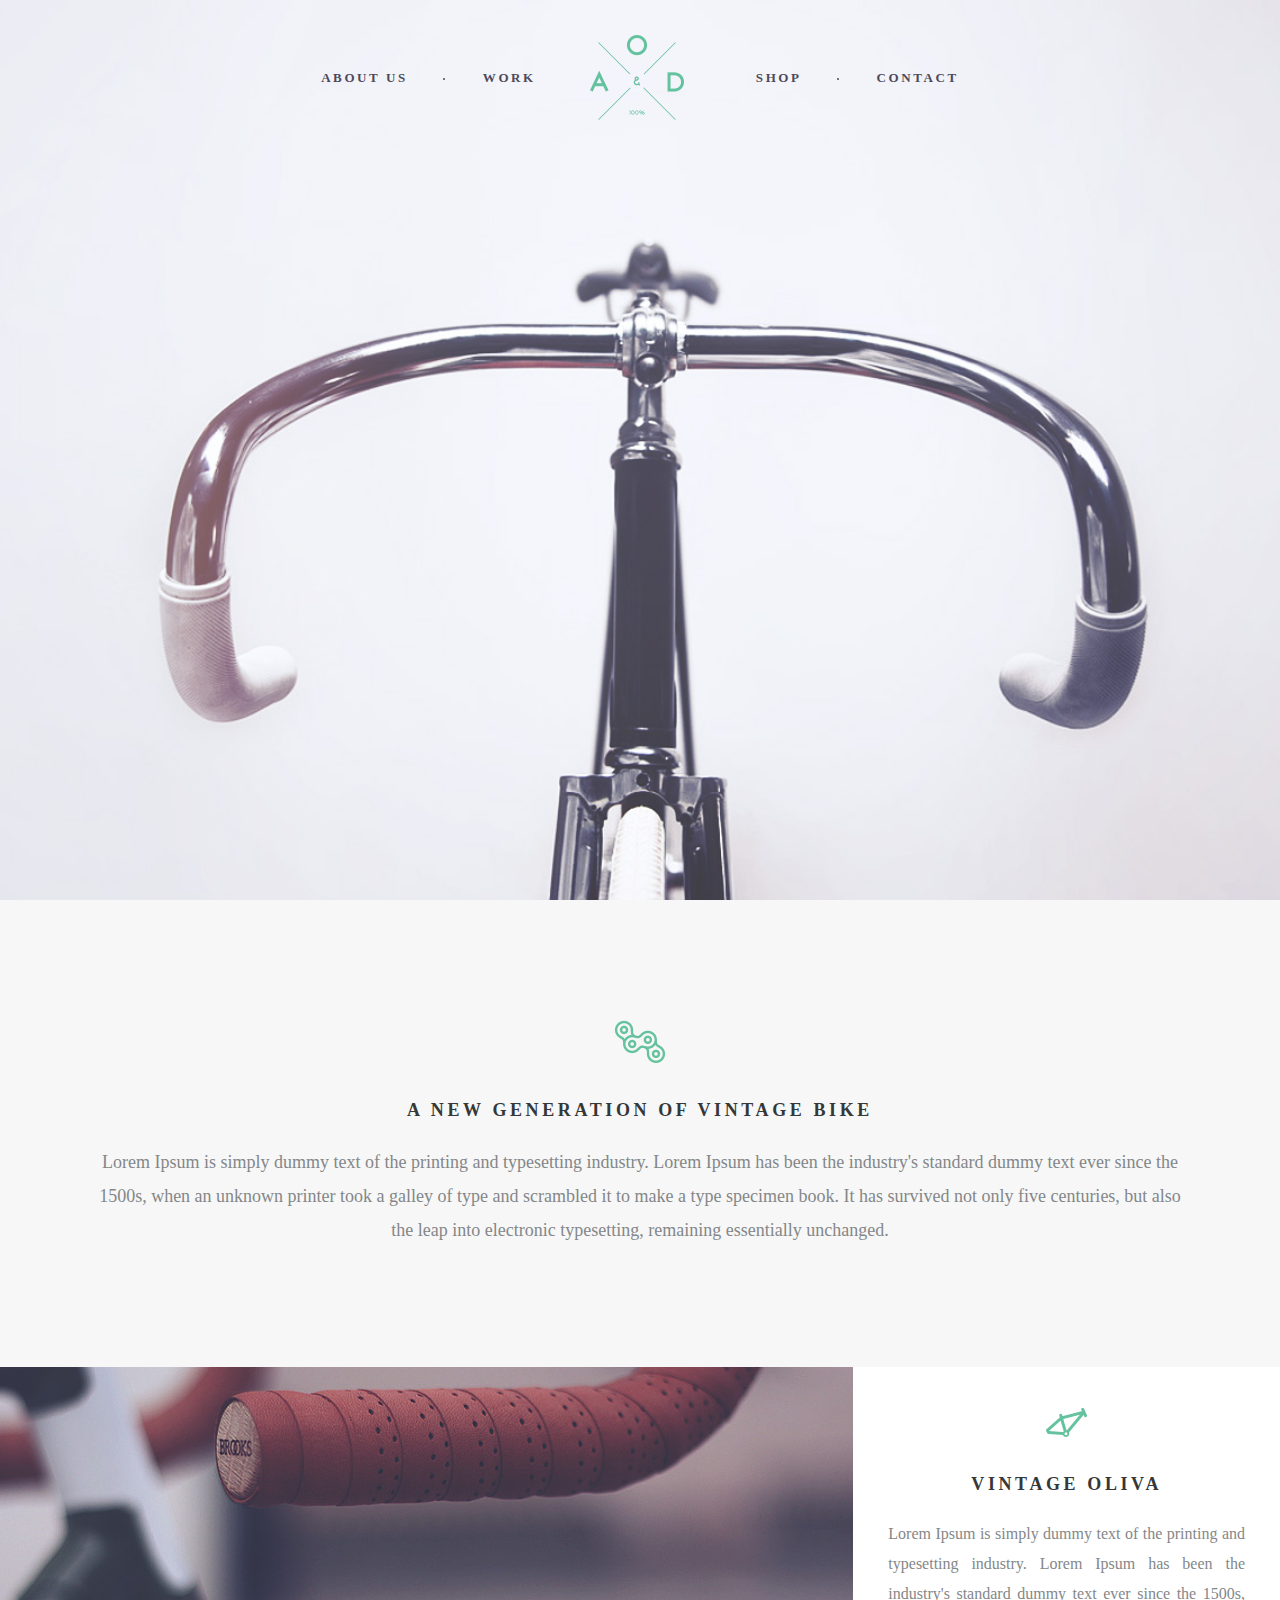
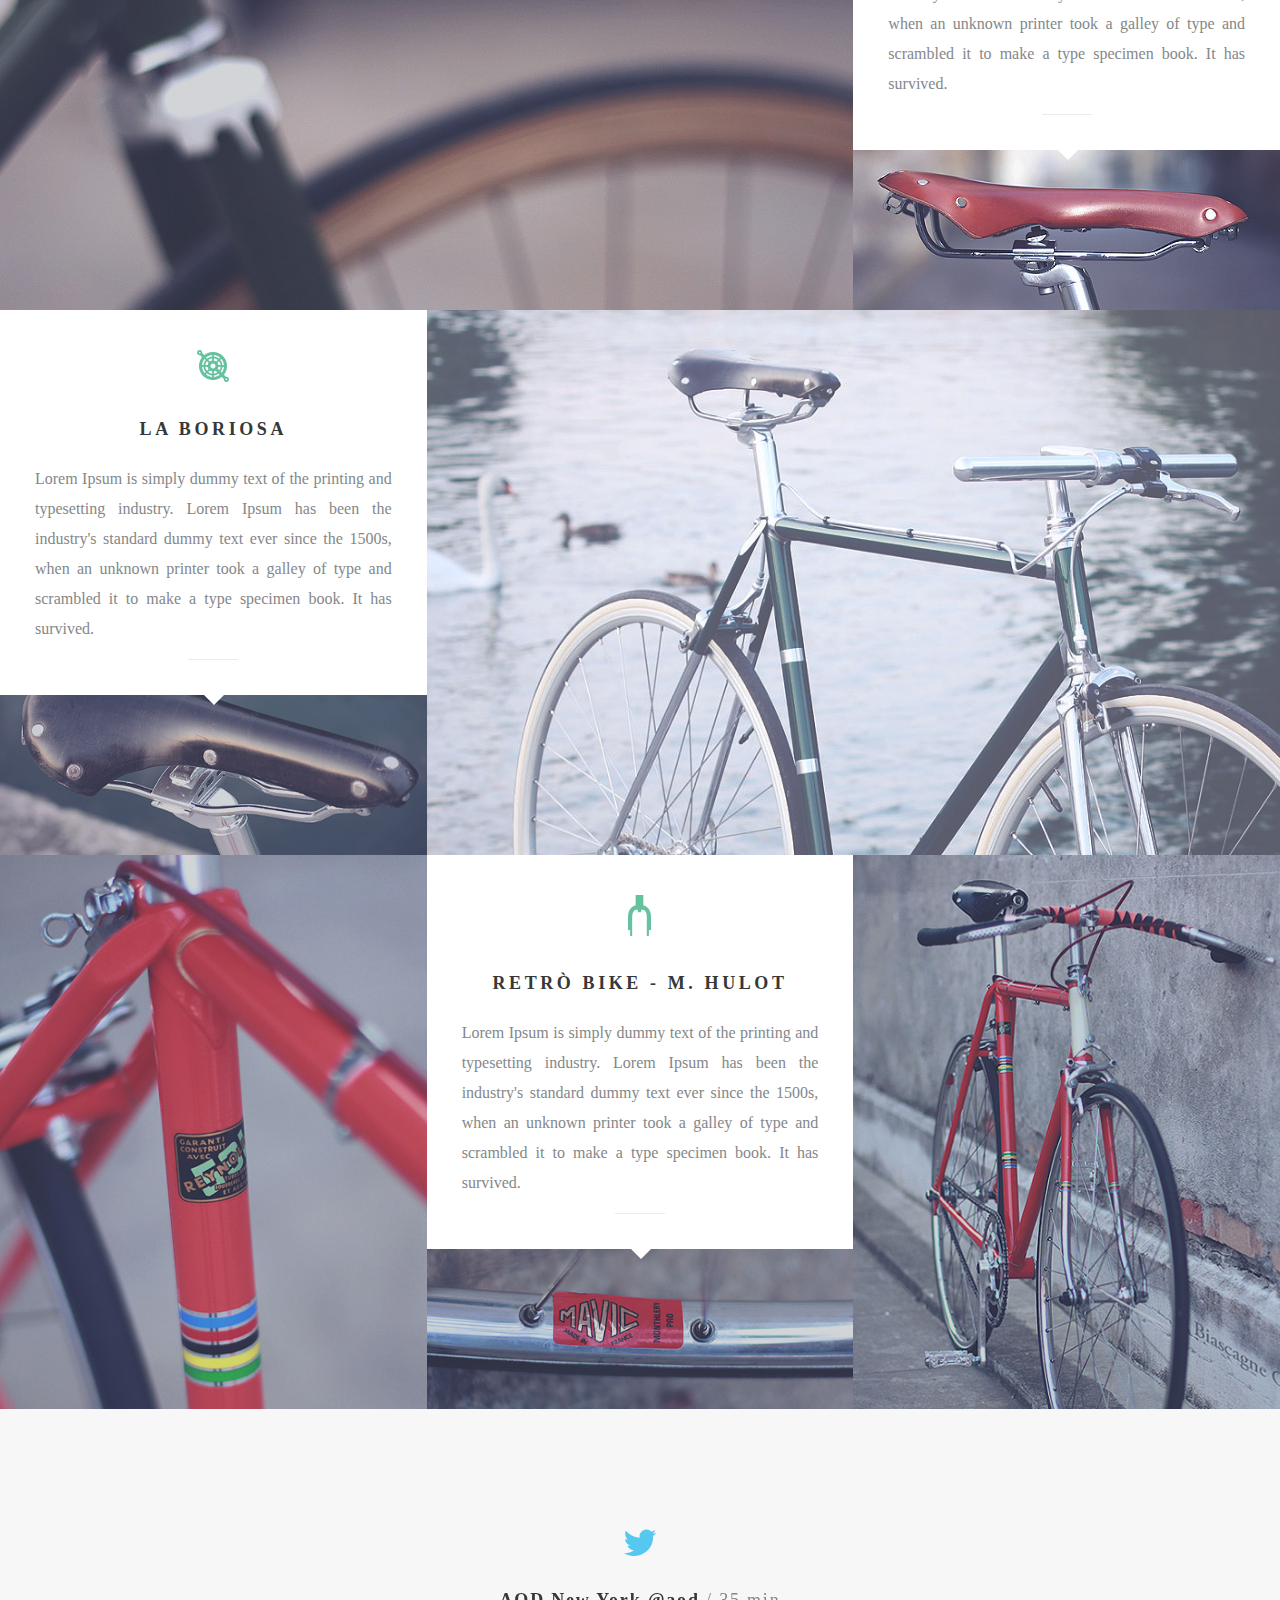
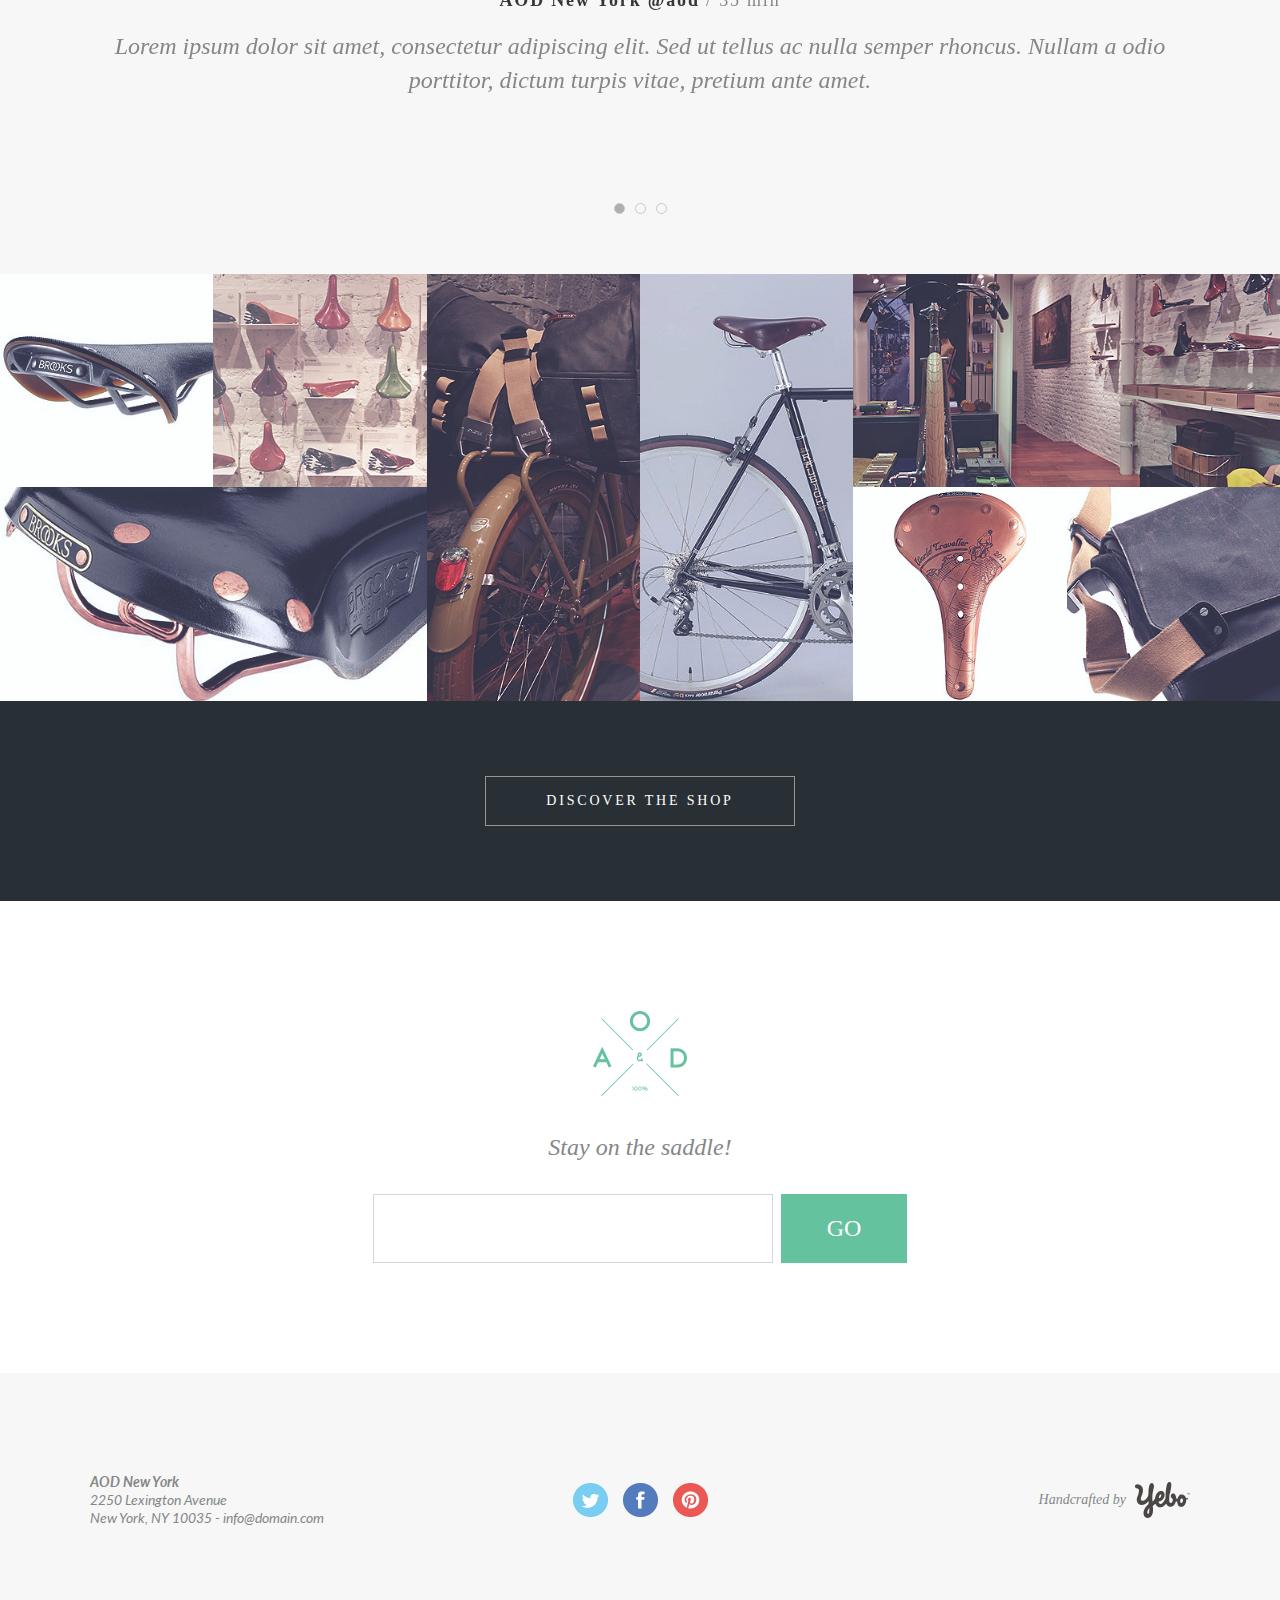
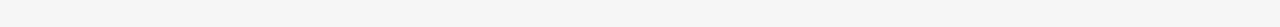
<file: AOD/index.html>
<!DOCTYPE html>
<html lang="en">

<head>
	<title>AOD</title>
	<link rel="stylesheet" href="css/style.css">
	<meta charset="UTF-8">
	<meta name="format-detecction" content="telephone=no">
	<meta name="viewport" content="width=device-width, height=device-height, initial-scale=1.0, user-scalable=yes">
</head>

<body>
	<div class="wrapper">
		<main class="page">
			<header class="header">
				<div class="header__row">
					<nav class="header__menu menu">
						<div class="menu__icon icon-menu">
							<span></span>
							<span></span>
							<span></span>
						</div>
						<div class="menu__body">
							<ul class="menu__list">
								<li><a href="" class="menu__link">about us</a></li>
								<li><a href="" class="menu__link">work</a></li>
								<li><a href="" class="menu__link">shop</a></li>
								<li><a href="" class="menu__link">contact</a></li>
							</ul>
						</div>
					</nav>
					<div class="header__logo"><img src="img/logo.png" alt=""></div>
				</div>
			</header>
			<section class="main-screen">

			</section>
			<div class="content">
				<section class="generation">
					<div class="container">
						<div class="generation__block block">
							<div class="block__icon"><img src="img/icons/title/01.png" alt=""></div>
							<h1 class="block__title">A NEW GENERATION OF VINTAGE BIKE</h1>
							<div class="block__text">Lorem Ipsum is simply dummy text of the printing and typesetting industry.
								Lorem Ipsum has been the industry's standard dummy text ever since the 1500s, when an unknown
								printer took a galley of type and scrambled it to make a type specimen book. It has survived not
								only five centuries, but also the leap into electronic typesetting, remaining essentially
								unchanged. </div>
						</div>
					</div>
				</section>
				<section class="brands">
					<div class="brands__row">
						<div class="brands__column brands__column-b">
							<a href="" class="brands__item item">
								<span class="item__logo"><img src="img/logos/01.png" alt=""></span>
								<span class="item__image ibg"><img src="img/brands/01.jpg" alt=""></span>
							</a>
						</div>
						<div class="brands__column">
							<div class="brands__content block">
								<div class="block__icon"><img src="img/icons/title/02.png" alt=""></div>
								<h2 class="block__title">vintage Oliva</h2>
								<div class="block__text block__text-j">Lorem Ipsum is simply dummy text of the printing and
									typesetting
									industry. Lorem Ipsum has been the industry's standard dummy text ever since the 1500s, when
									an unknown printer took a galley of type and scrambled it to make a type specimen book. It
									has survived. </div>
							</div>
							<div class="brands__image ibg">
								<img src="img/brands/02.jpg" alt="">
							</div>
						</div>
					</div>
				</section>
				<section class="brands brands-rev">
					<div class="brands__row">
						<div class="brands__column brands__column-b">
							<a href="" class="brands__item item">
								<span class="item__logo"><img src="img/logos/02.png" alt=""></span>
								<span class="item__image ibg"><img src="img/brands/04.jpg" alt=""></span>
							</a>
						</div>
						<div class="brands__column">
							<div class="brands__content block">
								<div class="block__icon"><img src="img/icons/title/03.png" alt=""></div>
								<h2 class="block__title">La Boriosa</h2>
								<div class="block__text block__text-j">Lorem Ipsum is simply dummy text of the printing and
									typesetting
									industry. Lorem Ipsum has been the industry's standard dummy text ever since the 1500s, when
									an unknown printer took a galley of type and scrambled it to make a type specimen book. It
									has survived. </div>
							</div>
							<div class="brands__image ibg">
								<img src="img/brands/03.jpg" alt="">
							</div>
						</div>
					</div>
				</section>
				<section class="brands brands-center">
					<div class="brands__row">
						<div class="brands__column brands__column-1">
							<a href="" class="brands__item item">
								<span class="item__logo"><img src="img/logos/03.png" alt=""></span>
								<span class="item__image ibg"><img src="img/brands/05.jpg" alt=""></span>
							</a>
						</div>
						<div class="brands__column brands__column-2 ibg">
							<img src="img/brands/07.jpg" alt="">
						</div>
						<div class="brands__column">
							<div class="brands__content block">
								<div class="block__icon"><img src="img/icons/title/04.png" alt=""></div>
								<h2 class="block__title">retrò Bike - M. Hulot</h2>
								<div class="block__text block__text-j">Lorem Ipsum is simply dummy text of the printing and
									typesetting
									industry. Lorem Ipsum has been the industry's standard dummy text ever since the 1500s, when
									an unknown printer took a galley of type and scrambled it to make a type specimen book. It
									has survived. </div>
							</div>
							<div class="brands__image ibg">
								<img src="img/brands/06.jpg" alt="">
							</div>
						</div>
					</div>
				</section>
				<section class="slider">
					<div class="container">
						<div class="slider__body">
							<div class="slider__item">
								<div class="slider__icon"><img src="img/icons/twitter.png" alt=""></div>
								<h3 class="slider__title">AOD New York @aod <span>/ 35 min</span> </h3>
								<div class="slider__text">Lorem ipsum dolor sit amet, consectetur adipiscing elit. Sed ut tellus
									ac nulla semper rhoncus. Nullam a odio porttitor, dictum turpis vitae, pretium ante amet.
								</div>
							</div>
							<div class="slider__item">
								<div class="slider__icon"><img src="img/icons/twitter.png" alt=""></div>
								<h3 class="slider__title">AOD New York @aod <span>/ 35 min</span> </h3>
								<div class="slider__text">Lorem ipsum dolor sit amet, consectetur adipiscing elit. Sed ut tellus
									ac nulla semper rhoncus. Nullam a odio porttitor, dictum turpis vitae, pretium ante amet.
									Lorem ipsum dolor sit amet consectetur adipisicing elit. Similique nulla, eum quam porro
									beatae aliquam pariatur blanditiis culpa est. Voluptates iure aut sed. Obcaecati inventore,
									ut sit dicta similique iure.
								</div>
							</div>
							<div class="slider__item">
								<div class="slider__icon"><img src="img/icons/twitter.png" alt=""></div>
								<h3 class="slider__title">AOD New York @aod <span>/ 35 min</span> </h3>
								<div class="slider__text">Lorem ipsum dolor sit amet, consectetur adipiscing elit. Sed ut tellus
									ac nulla semper rhoncus. Nullam a odio porttitor, dictum turpis vitae, pretium ante amet.
								</div>
							</div>
						</div>
					</div>
				</section>
				<div class="shoop">
					<div class="shoop__body">
						<div class="shoop__column shoop__column--b">
							<div class="shoop__block block-shop">
								<div class="block-shop__row">
									<div class="block-shop__column">
										<a href="" class="block-shop__item block-shop__item--l item">
											<span class="item__logo"><img src="img/icons/bike.png" alt=""><span>Shop now</span>
											</span>
											<span class="item__image ibg"><img src="img/shop/01.jpg" alt=""></span>
										</a>
									</div>
									<div class="block-shop__column"><a href="" class="block-shop__item block-shop__item--l item">
											<span class="item__logo"><img src="img/icons/bike.png" alt=""><span>Shop now</span>
											</span>
											<span class="item__image ibg"><img src="img/shop/02.jpg" alt=""></span>
										</a></div>
								</div>
								<a href="" class="block-shop__item item">
									<span class="item__logo"><img src="img/icons/bike.png" alt=""><span>Shop now</span>
									</span>
									<span class="item__image ibg"><img src="img/shop/03.jpg" alt=""></span>
								</a>
							</div>
						</div>
						<div class="shoop__column">
							<a href="" class="block-shop__item block-shop__item--b item">
								<span class="item__logo"><img src="img/icons/bike.png" alt=""><span>Shop now</span>
								</span>
								<span class="item__image ibg"><img src="img/shop/04.jpg" alt=""></span>
							</a>
						</div>
						<div class="shoop__column">
							<a href="" class="block-shop__item block-shop__item--b item">
								<span class="item__logo"><img src="img/icons/bike.png" alt=""><span>Shop now</span>
								</span>
								<span class="item__image ibg"><img src="img/shop/05.jpg" alt=""></span>
							</a>
						</div>
						<div class="shoop__column shoop__column--b">
							<div class="shoop__block block-shop">
								<a href="" class="block-shop__item item">
									<span class="item__logo"><img src="img/icons/bike.png" alt=""><span>Shop now</span>
									</span>
									<span class="item__image ibg"><img src="img/shop/06.jpg" alt=""></span>
								</a>
								<div class="block-shop__row">
									<div class="block-shop__column">
										<a href="" class="block-shop__item block-shop__item--l item">
											<span class="item__logo"><img src="img/icons/bike.png" alt=""><span>Shop now</span>
											</span>
											<span class="item__image ibg"><img src="img/shop/07.jpg" alt=""></span>
										</a>
									</div>
									<div class="block-shop__column"><a href="" class="block-shop__item block-shop__item--l item">
											<span class="item__logo"><img src="img/icons/bike.png" alt=""><span>Shop now</span>
											</span>
											<span class="item__image ibg"><img src="img/shop/08.jpg" alt=""></span>
										</a></div>
								</div>
							</div>
						</div>
					</div>
					<div class="shoop__footer">
						<div class="container">
							<a href="" class="shoop__btn">DISCOVER THE SHOP</a>
						</div>
					</div>
				</div>
				<div class="subscribe">
					<div class="container">
						<div class="subscribe__body">
							<div class="subscribe__logo"><img src="img/logo.png" alt=""></div>
							<div class="subscribe__lable">Stay on the saddle!</div>
							<form action="" class="subscribe__form">
								<div class="subscribe__input">
									<input autocomplete="off" type="text" name="form[]" data-value="enter your email..."
										class="input">
								</div>
								<div class="subscribe__button">
									<button type="submit" class="subscribe__btn">GO</button>
								</div>
							</form>
						</div>
					</div>
				</div>
			</div>
			<footer class="footer">
				<div class="container">
					<div class="footer__row">
						<div class="footer__column">
							<div class="footer__address">
								<p>AOD New York</p>
								<p>2250 Lexington Avenue</p>
								<p>New York, NY 10035 - info@domain.com</p>
							</div>
						</div>
						<div class="footer__column">
							<div class="footer__social social">
								<a href="" class="social__link"><img src="img/icons/social/twitter1.png" alt=""></a>
								<a href="" class="social__link"><img src="img/icons/social/facebook1.png" alt=""></a>
								<a href="" class="social__link"><img src="img/icons/social/03.png" alt=""></a>
							</div>
						</div>
						<div class="footer__column">
							<a href="" class="footer__dev dev">
								<span class="dev__text">Handcrafted by</span>
								<span class="dev__icon"><img src="img/icons/dev.png" alt=""></span>
							</a>
						</div>
					</div>
				</div>
			</footer>
		</main>
	</div>
	<script src="https://code.jquery.com/jquery-3.6.0.min.js"></script>
	<script src="js/slick.min.js"></script>
	<script src="js/main.js"></script>
</body>

</html>
</file>
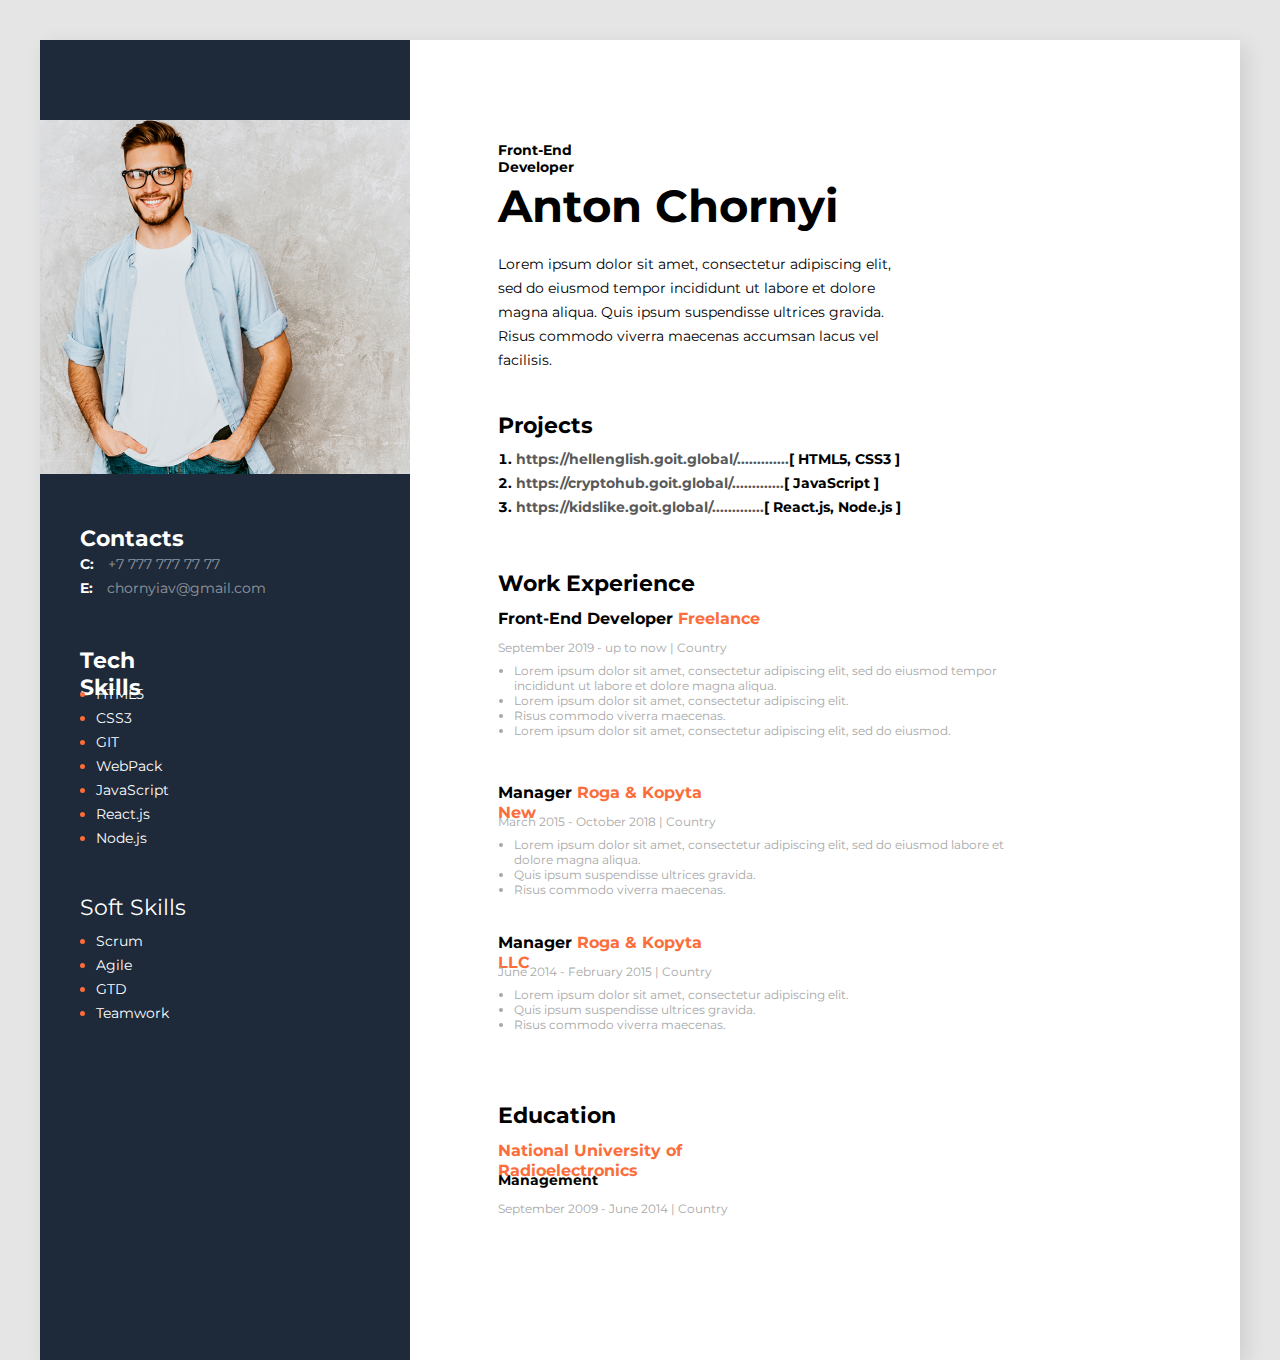
<file: EXRESUME/index.html>
<!DOCTYPE html>
<html lang="en">

<head>

	<meta charset="UTF-8">
	<meta http-equiv="X-UA-Compatible" content="IE=edge">
	<meta name="viewport" content="width=device-width, initial-scale=1.0">
	<link rel="stylesheet" href="css/style.css">
	<link rel="preconnect" href="https://fonts.googleapis.com">
	<link rel="preconnect" href="https://fonts.gstatic.com" crossorigin>
	<link href="https://fonts.googleapis.com/css2?family=Montserrat:wght@400;700&display=swap" rel="stylesheet">
	<title>MY-RESUME</title>

</head>

<body>
	<div class="conteiner">
		<div class="left">
			<div>
				<img class="myphoto" src="img/photo.jpg" alt="my photo">
			</div>
			<div class="contacts">
				<h3>Contacts</h3>
				<div><span>C:</span> <a href="tell:+77777777777">+7 777 777 77 77</a></div>
				<div><span>E:</span> <a href="mailto:chornyiav@gmail.com">chornyiav@gmail.com</a></div>
			</div>
			<div class="tech">
				<div class="tech__skills">Tech Skills</div>
				<ul>
					<li><span>HTML5</span></li>
					<li><span>CSS3</span></li>
					<li><span>GIT</span></li>
					<li><span>WebPack</span></li>
					<li><span>JavaScript</span></li>
					<li><span>React.js</span></li>
					<li><span>Node.js</span></li>
				</ul>
			</div>
			<div class="soft">
				<div class="soft__skills">Soft Skills</div>
				<ul>
					<li><span>Scrum</span></li>
					<li><span>Agile</span></li>
					<li><span>GTD</span></li>
					<li><span>Teamwork</span></li>
				</ul>
			</div>
		</div>
		<div class="right">
			<div class="text-intro">
				<h2 class="title">Front-End Developer</h2>
				<h1 class="name">Anton Chornyi</h1>
				<div class="text">Lorem ipsum dolor sit amet, consectetur adipiscing elit, sed do eiusmod tempor incididunt
					ut labore et dolore magna aliqua. Quis ipsum suspendisse ultrices gravida. Risus commodo viverra maecenas
					accumsan lacus vel facilisis.</div>
			</div>
			<div class="projects">
				<h3>Projects</h3>
				<ol>
					<li><a
							href="https://hellenglish.goit.global/"><span>https://hellenglish.goit.global/</span></a><span>.............</span>[
						HTML5, CSS3 ]</li>
					<li><a
							href="https://cryptohub.goit.global/"><span>https://cryptohub.goit.global/</span></a><span>.............</span>[
						JavaScript ]</li>
					<li><a
							href="https://kidslike.goit.global/"><span>https://kidslike.goit.global/</span></a><span>.............</span>[
						React.js, Node.js ]</li>
				</ol>
			</div>
			<div class="workexperiance">
				<h3>Work Experience</h3>
				<div class="company-one">
					<h4>Front-End Developer <span>Freelance</span> </h4>
					<p>September 2019 - up to now | Country</p>
					<ul>
						<li>Lorem ipsum dolor sit amet, consectetur adipiscing elit, sed do eiusmod tempor incididunt ut
							labore et dolore magna aliqua.</li>
						<li>Lorem ipsum dolor sit amet, consectetur adipiscing elit.</li>
						<li>Risus commodo viverra maecenas.</li>
						<li>Lorem ipsum dolor sit amet, consectetur adipiscing elit, sed do eiusmod.</li>
					</ul>
				</div>
				<div class="company-two">
					<h4>Manager <span>Roga & Kopyta New </span></h4>
					<p>March 2015 - October 2018 | Country</p>
					<ul>
						<li>Lorem ipsum dolor sit amet, consectetur adipiscing elit, sed do eiusmod labore et dolore magna
							aliqua. </li>
						<li>Quis ipsum suspendisse ultrices gravida.</li>
						<li>Risus commodo viverra maecenas.</li>
					</ul>
				</div>
				<div class="company-three">
					<h4>Manager <span>Roga & Kopyta LLC</span> </h4>
					<p>June 2014 - February 2015 | Country</p>
					<ul>
						<li>Lorem ipsum dolor sit amet, consectetur adipiscing elit.</li>
						<li>Quis ipsum suspendisse ultrices gravida. </li>
						<li>Risus commodo viverra maecenas.</li>
					</ul>
				</div>
			</div>
			<div class="education">
				<h3>Education</h3>
				<h4>National University of Radioelectronics</h4>
				<h5>Management</h5>
				<p>September 2009 - June 2014 | Country</p>
			</div>

		</div>
	</div>
</body>

</html>
</file>
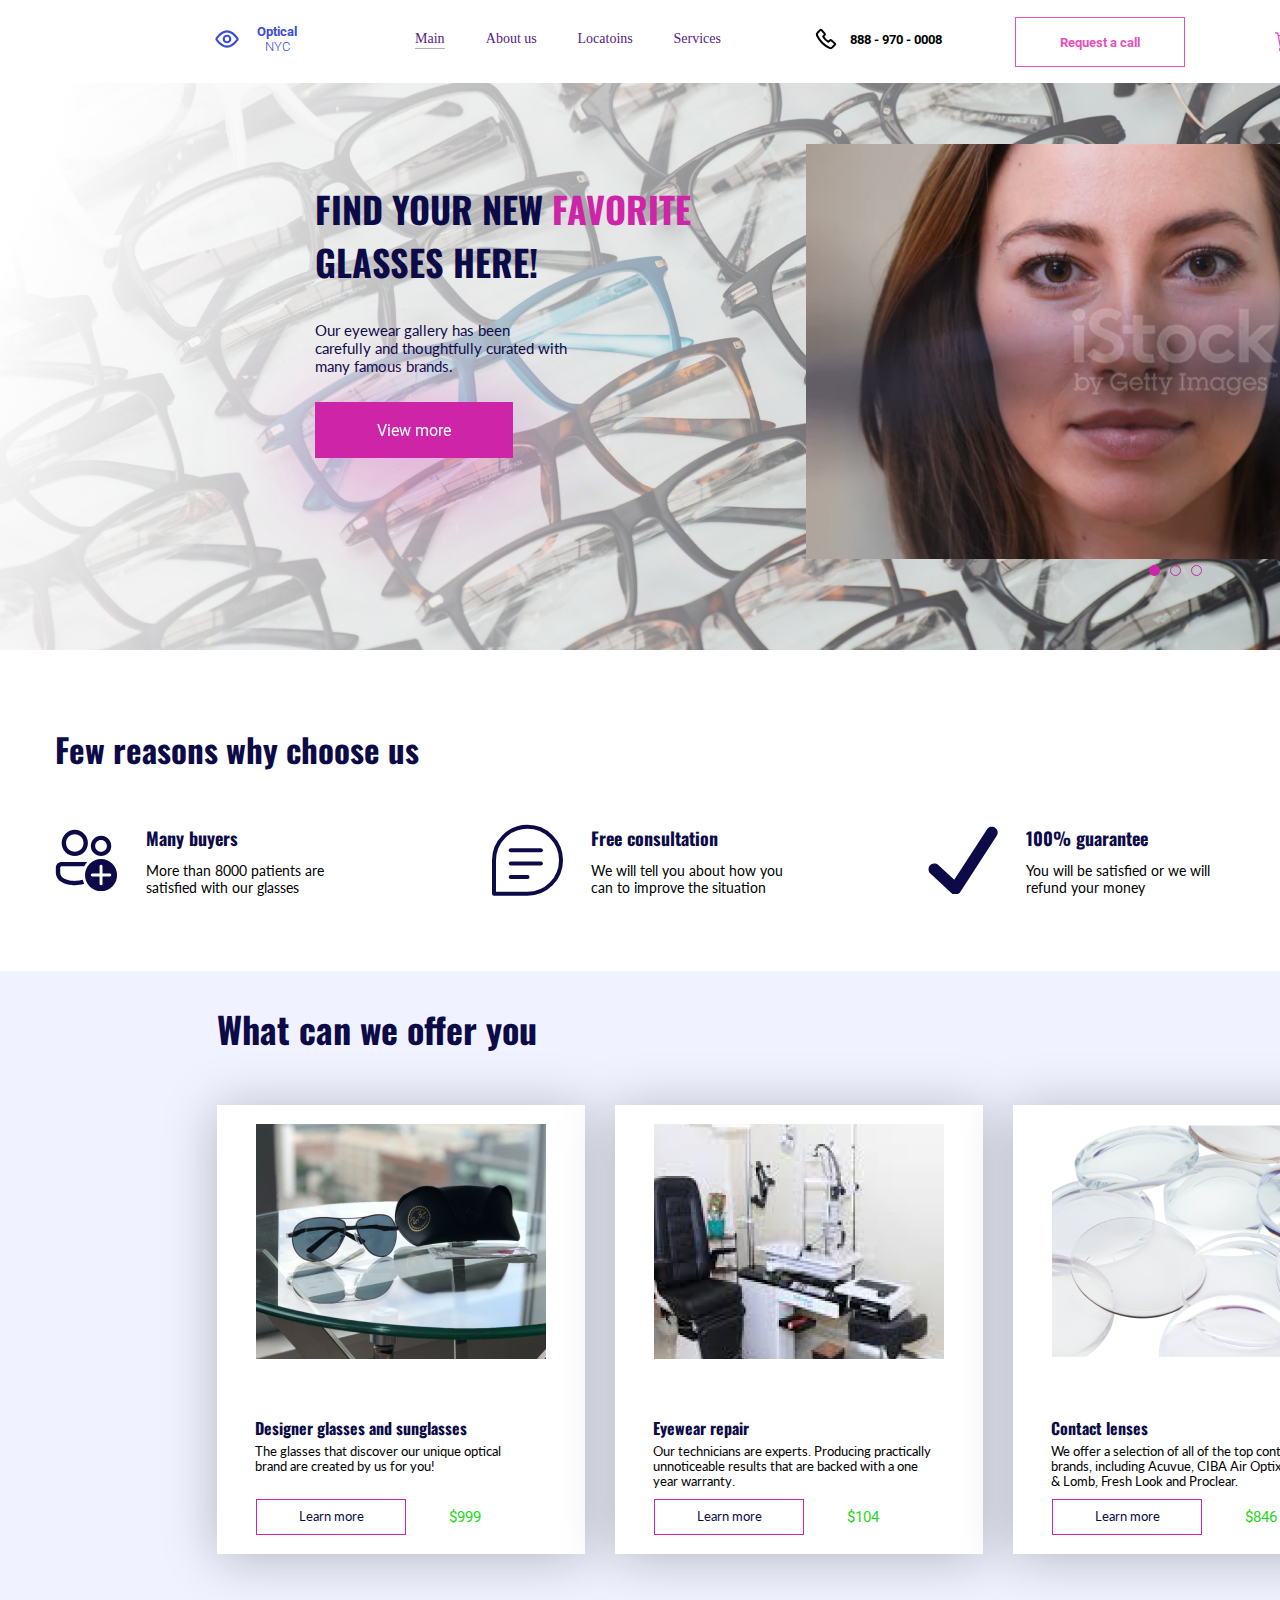
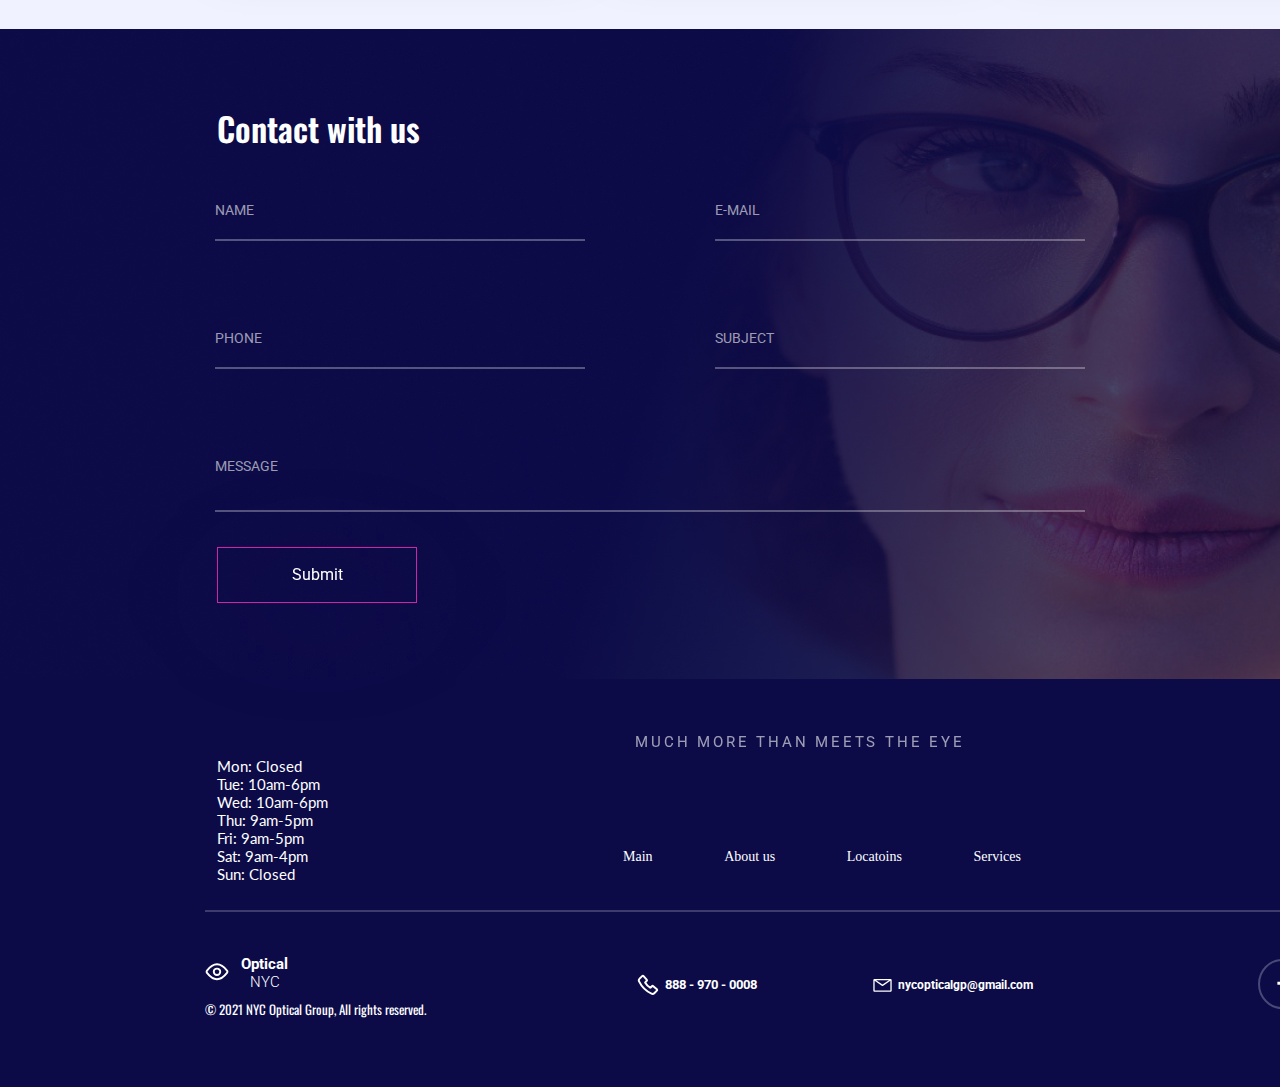
<file: OP/index.html>
<!DOCTYPE html>
<html lang="en">

<head>
	<title>OP</title>
	<link rel="stylesheet" href="css/style.css">
	<meta charset="UTF-8">
	<meta name="format-detecction" content="telephone=no">
	<meta name="viewport" content="width=device-width, height=device-height, initial-scale=1.0, user-scalable=yes">
</head>

<body>
	<div class="wrapper">
		<main class="page">
			<header class="header">
				<div class="header__row">
					<div class="header__logo">
						<img width="24px" height="24px" src="img/logos/BlueEye.svg" alt="">
						<div class="header__text text">
							<div class="text__one">Optical</div>
							<div class="text__two">NYC</div>
						</div>
					</div>
					<nav class="header__menu">
						<div class="menu__icon">
							<span></span>
							<span></span>
							<span></span>
						</div>
						<div class="menu__body">
							<ul class="menu__list">
								<li><a href="" class="menu__link">Main</a></li>
								<li><a href="" class="menu__link">About us</a></li>
								<li><a href="" class="menu__link">Locatoins</a></li>
								<li><a href="" class="menu__link">Services</a></li>
							</ul>
						</div>
					</nav>
					<div class="header__telephone">
						<img src="img/icons/akar-icons_phone.svg" alt="">
						<span><a href="tel:+8889700008">888 - 970 - 0008</a></span>
					</div>
					<div class="header__request">
						<a href="">Request a call</a>
					</div>
					<div class="header__cart">
						<div class="header__pay">
							<img src="img/icons/basket.svg" alt="">
							399$
							<img src="img/icons/triangle.svg" alt="">
						</div>
					</div>
					<div class="header__users">
						<img src="img/icons/users.svg" alt="">
					</div>
				</div>
			</header>
			<div class="content">
				<section class="generation">
					<div class="generation__row">
						<div class="generation__block block">
							<h1 class="block__title">Find your new <span>favorite</span> glasses here!</h1>
							<div class="block__text">Our eyewear gallery has been carefully
								and thoughtfully curated with
								many famous brands. </div>
							<div class="block__button"><a href="">View more</a></div>
						</div>
						<div class="slider">
							<div class="container">
								<div class="slider__body">
									<div class="slider__item">
										<div class="slider__video"><video src="video/woman.mp4" autoplay="autoplay" loop="loop"
												width="766px" height="415px"></div>
									</div>
									<div class="slider__item">
										<div class="slider__video"><video src="video/man.mp4" autoplay="autoplay" loop="loop"
												width="766px" height="415px"></div>
									</div>
									<div class="slider__item">
										<div class="slider__video"><video src="video/children.mp4" autoplay="autoplay" loop="loop"
												width="766px" height="415px"></div>
									</div>
								</div>
							</div>
						</div>
				</section>
				<section>
					<div class="banefit">
						<div class="container">
							<div class="banefit__row">
								<div class="banefit__logo">
									<h2>Few reasons why choose us</h2>
								</div>
								<div class="banefit__content">
									<div class="banefit__item">
										<div class="banefit__icon">
											<img src="img/icons/title/people.svg" alt="">
										</div>
										<div class="banefit__text">
											<h3>Many buyers</h3>
											More than 8000 patients
											are satisfied with our glasses
										</div>
									</div>
									<div class="banefit__item">
										<div class="banefit__icon">
											<img src="img/icons/title/messages.svg" alt="">
										</div>
										<div class="banefit__text">
											<h3>Free consultation</h3>
											We will tell you about how
											you can to improve the situation
										</div>
									</div>
									<div class="banefit__item">
										<div class="banefit__icon">
											<img src="img/icons/title/tick.svg" alt="">
										</div>
										<div class="banefit__text">
											<h3>100% guarantee </h3>
											You will be satisfied or
											we will refund your money
										</div>
									</div>
								</div>
							</div>
						</div>
					</div>
				</section>
				<section>
					<div class="catalog">
						<div class="container">
							<div class="catalog__row">
								<div class="catalog__logo">
									<h2>What can we offer you</h2>
								</div>
								<div class="catalog__content">
									<div class="catalog__item">
										<div class="catalog__icon">
											<img src="img/brands/glasses&sunglasses.jpg" alt="">
										</div>
										<div class="catalog__text">
											<h3>Designer glasses and sunglasses</h3>
											The glasses that discover our unique optical brand are created by us for you!
										</div>
										<div class="catalog__cell">
											<div class="catalog__button">
												<a href="">Learn more</a>
											</div>
											<div class="catalog__money">$999</div>
										</div>
									</div>
									<div class="catalog__item">
										<div class="catalog__icon">
											<img src="img/brands/repair.jpg" alt="">
										</div>
										<div class="catalog__text">
											<h3>Eyewear repair</h3>
											Our technicians are experts. Producing practically unnoticeable results that are backed
											with a one year warranty.
										</div>
										<div class="catalog__cell">
											<div class="catalog__button">
												<a href="">Learn more</a>
											</div>
											<div class="catalog__money">$104</div>
										</div>
									</div>
									<div class="catalog__item">
										<div class="catalog__icon">
											<img src="img/brands/lenses.jpg" alt="">
										</div>
										<div class="catalog__text">
											<h3>Contact lenses </h3>
											We offer a selection of all of the top contact lens
											brands, including Acuvue, CIBA Air Optix,
											Bausch & Lomb, Fresh Look and Proclear.
										</div>
										<div class="catalog__cell">
											<div class="catalog__button">
												<a href="">Learn more</a>
											</div>
											<div class="catalog__money">$846</div>
										</div>
									</div>
								</div>
							</div>
						</div>
					</div>
				</section>
				<section>
					<form action="#" method="post" class="forma">
						<div class="forma__container">
							<div class="forma__row">
								<div class="forma__logo">
									<h2>Contact with us</h2>
								</div>
								<div class="forma__content">
									<div class="forma__item item">
										<div class="item__section">
											<label for="text">Name</label>
											<input class="item__name" type="text">
										</div>
										<div class="item__section">
											<label for="email">E-Mail</label>
											<input class="item__email" type="email">
										</div>
									</div>
									<div class="forma__item item">
										<div class="item__section">
											<label for="tel">Phone</label>
											<input class="item__phone" type="tel">
										</div>
										<div class="item__section">
											<label for="text">Subject</label>
											<input class="item__subject" type="text">
										</div>
									</div>
									<div class="forma__message message">
										<label for="text">Message</label>
										<input class="message__text" type="text">
									</div>
									<div class="forma__button">
										<input type="submit" value="Submit">
									</div>
								</div>
							</div>
						</div>
					</form>
				</section>
			</div>
			<footer class="footer">
				<div class="container">
					<div class="footer__content">
						<div class="footer__row">
							<div class="footer__title">
								<h2>MUCH MORE THAN MEETS THE EYE</h2>
							</div>
							<div class="footer__section-one">
								<div class="footer__column-one">
									<div class="footer__time">
										<p>Mon: Closed</p>
										<p>Tue: 10am-6pm</p>
										<p>Wed: 10am-6pm</p>
										<p>Thu: 9am-5pm</p>
										<p>Fri: 9am-5pm</p>
										<p>Sat: 9am-4pm</p>
										<p>Sun: Closed</p>
									</div>
								</div>
								<nav class="footer__menu">
									<div class="footer__body">
										<ul class="footer__list">
											<li><a href="" class="footer__link">Main</a></li>
											<li><a href="" class="footer__link">About us</a></li>
											<li><a href="" class="footer__link">Locatoins</a></li>
											<li><a href="" class="footer__link">Services</a></li>
										</ul>
									</div>
								</nav>
								<div class="footer__button">
									<a href=""><img src="img/icons/uparrow.svg" alt=""></a>
								</div>
							</div>
							<div class="footer__section-two">
								<div class="footer__column-two">
									<div class="footer__logo">
										<img width="24px" height="24px" src="img/logos/WhileEye.svg" alt="">
										<div class="footer__text">
											<div class="footer__text-one">Optical</div>
											<div class="footer__text-two">NYC</div>
										</div>
									</div>
									<div class="footer__text-three">
										© 2021 NYC Optical Group, All rights reserved.
									</div>
								</div>
								<div class="footer__contact">
									<div class="footer__telephone">
										<img src="img/icons/phonewhile.svg" alt="">
										<span><a href="tel:+8889700008">888 - 970 - 0008</a></span>
									</div>
									<div class="footer__email">
										<img src="img/icons/mes.svg" alt="">
										<span><a href="mailto:nycopticalgp@gmail.com">nycopticalgp@gmail.com</a></span>
									</div>
								</div>
								<div class="footer__social">
									<a href="" class="social__link"><img src="img/icons/social/facebook.svg" alt=""></a>
									<a href="" class="social__link"><img src="img/icons/social/Instagram.svg" alt=""></a>
								</div>
							</div>
						</div>
					</div>
				</div>
			</footer>
		</main>
	</div>
	<script src="https://code.jquery.com/jquery-3.6.0.min.js"></script>
	<script src="js/slick.min.js"></script>
	<script src="js/main.js"></script>
</body>

</html>
</file>
<file: AOD/css/style.css>
@charset "UTF-8";
@import url("https://fonts.googleapis.com/css2?family=Lato:ital,wght@0,400;0,700;1,400&display=swap");
/*Обнуление*/
* {
	padding: 0;
	margin: 0;
	border: 0;
}

*,
*:before,
*:after {
	box-sizing: border-box;
}

:focus,
:active {
	outline: none;
}

a:focus,
a:active {
	outline: none;
}

nav,
footer,
header,
aside {
	display: block;
}

html,
body {
	height: 100%;
	width: 100%;
	font-size: 100%;
	line-height: 1;
	font-size: 14px;
	-ms-text-size-adjust: 100%;
	-moz-text-size-adjust: 100%;
	-webkit-text-size-adjust: 100%;
}

input,
button,
textarea {
	font-family: inherit;
}

input::-ms-clear {
	display: none;
}

button {
	cursor: pointer;
}

button::-moz-focus-inner {
	padding: 0;
	border: 0;
}

a,
a:visited {
	text-decoration: none;
}

a:hover {
	text-decoration: none;
}

ul li {
	list-style: none;
}

img {
	vertical-align: top;
}

h1,
h2,
h3,
h4,
h5,
h6 {
	font-size: inherit;
	font-weight: inherit;
}

/*--------------------*/
body {
	height: 100%;
}

.wrapper {
	display: flex;
	flex-direction: column;
	min-height: 100vh;
}

.container {
	max-width: 1130px;
	padding: 0 15px;
	margin: 0 auto;
}

.ibg {
	background-repeat: no-repeat;
	background-size: cover;
	background-position: center;
}
.ibg img {
	display: none;
}

.slick-slider {
	position: relative;
}
.slick-slider .slick-list {
	overflow: hidden;
}
.slick-slider .slick-track {
	display: flex;
	font-size: 0;
	align-items: flex-start;
}
.slick-slider .slick-dots {
	padding: 100px 0 0 0;
	display: flex;
	justify-content: center;
	align-items: center;
}
.slick-slider .slick-dots li {
	margin: 0px 5px;
}
.slick-slider .slick-dots li button {
	font-size: 0;
	width: 11px;
	height: 11px;
	border-radius: 50%;
	border: 1px solid #c8c8c8;
	background-color: transparent;
}
.slick-slider .slick-dots li.slick-active button {
	background-color: #a9afb3;
}

.header {
	position: absolute;
	width: 100%;
	z-index: 50;
	left: 0;
	top: 35px;
}
.header__row {
	display: flex;
	justify-content: center;
	align-items: center;
	height: 85px;
}
.header__logo {
	position: absolute;
	left: 50%;
	top: 0;
	z-index: 2;
	transform: translate3d(-50px, 0px, 0px);
}
@media (max-width: 767px) {
	.header {
		top: 15px;
	}
}

.menu__list {
	display: flex;
}
.menu__list li {
	position: relative;
	padding: 0px 37.5px;
}
.menu__list li:nth-child(2) {
	padding: 0 110px 0 37.5px;
}
.menu__list li:nth-child(3) {
	padding: 0 37.5px 0 110px;
}
.menu__list li::after {
	content: "";
	width: 2px;
	height: 2px;
	background-color: #4d4959;
	border-radius: 50%;
	position: absolute;
	right: 0;
	top: 50%;
}
.menu__list li:nth-child(2)::after,
.menu__list li:last-child::after {
	display: none;
}
.menu__link {
	text-transform: uppercase;
	font-size: 13px;
	font-weight: 700;
	letter-spacing: 2.6px;
	color: #4d4959;
}
@media (max-width: 767px) {
	.menu__body {
		position: fixed;
		height: 100%;
		width: 100%;
		left: 0;
		top: 0;
		background: #4d4959;
		padding: 150px 0 20px 0;
		overflow: auto;
		transform: translate3d(0, -100%, 0);
	}
	.menu__body.active {
		transition: 0.3s 0s;
		transform: translate3d(0, 0, 0);
	}
	.menu__list {
		flex-direction: column;
		justify-content: center;
		align-items: center;
	}
	.menu__list li {
		padding: 0 0 45px 0;
	}
	.menu__list li:nth-child(2),
	.menu__list li:nth-child(3) {
		padding: 0 0 45px 0;
	}
	.menu__list li:nth-child(2)::after,
	.menu__list li:nth-child(3)::after {
		display: block;
	}
	.menu__list li:last-child {
		padding: 0;
	}
	.menu__list li::after {
		width: 4px;
		height: 4px;
		background-color: #fff;
		right: 50%;
		top: 40px;
		margin: 2px 0px 0px 0px;
	}
	.menu__link {
		color: #fff;
		font-size: 20px;
	}
}

@media (max-width: 767px) {
	.icon-menu {
		display: block;
		position: absolute;
		top: 34px;
		right: 10px;
		width: 30px;
		height: 18px;
		cursor: pointer;
		z-index: 5;
	}
	.icon-menu span {
		transition: 0.3s 0s;
		top: 8px;
		left: 0px;
		position: absolute;
		width: 100%;
		height: 2px;
		background-color: #4d4959;
	}
	.icon-menu span:first-child {
		top: 0px;
	}
	.icon-menu span:last-child {
		top: auto;
		bottom: 0px;
	}
	.icon-menu.active span {
		background-color: #fff;
		transform: scale(0);
	}
	.icon-menu.active span:first-child {
		transform: rotate(-45deg);
		top: 8px;
	}
	.icon-menu.active span:last-child {
		transform: rotate(45deg);
		bottom: 8px;
	}
}

.footer {
	background-color: #f7f7f7;
}
.footer__row {
	display: flex;
	padding: 100px 0;
	align-items: center;
}
.footer__column {
	flex: 1 0 33.333%;
}
.footer__address {
	padding: 0 20px 0 0;
	font-family: Lato;
	font-size: 14px;
	font-style: italic;
	line-height: 1.29;
	color: #848789;
}
.footer__address p:first-child {
	font-weight: 700;
}
@media (max-width: 1100px) {
	.footer__row {
		padding: 50px 0;
	}
}
@media (max-width: 600px) {
	.footer__row {
		padding: 30px 0;
		flex-direction: column;
		text-align: center;
	}
	.footer__social {
		margin: 15px 0;
	}
	.footer__address {
		padding: 0;
	}
}

.social {
	display: flex;
	justify-content: center;
	align-items: center;
}
.social__link {
	margin: 0 7.5px;
}

.dev {
	display: flex;
	justify-content: flex-end;
	align-items: center;
}
.dev__text {
	font-size: 14px;
	font-style: italic;
	line-height: 1.29;
	color: #848789;
	padding: 0 9px 0 0;
}
.page {
	position: absolute;
	width: 100%;
	height: 100%;
	top: 0;
	left: 0;
	display: flex;
	flex-direction: column;
}

.main-screen {
	width: 100%;
	min-height: 100vh;
	display: flex;
	flex: 1 0 100%;
	background: url(../img/bg_main.jpg) center top/cover no-repeat;
	padding: 20px 0;
}

.generation {
	background-color: #f7f7f7;
	padding: 120px 0 120px 0;
}
@media (max-width: 900px) {
	.generation {
		padding: 80px 0;
	}
	.generation .block__title,
	.generation .block__text {
		font-size: 16px;
	}
}
@media (max-width: 600px) {
	.generation {
		padding: 30px 0;
	}
	.generation .block__title,
	.generation .block__text {
		font-size: 14px;
	}
}

.block {
	text-align: center;
}
.block__icon {
	margin: 0 0 30px 0;
}
.block__title {
	font-size: 18px;
	font-weight: bold;
	letter-spacing: 3.6px;
	text-align: center;
	color: #353738;
	text-transform: uppercase;
	margin: 0 0 18px 0;
	line-height: 1.89;
}
.block__text {
	font-size: 18px;
	line-height: 1.89;
	text-align: center;
	color: #848789;
}
.block__text-j {
	text-align: justify;
	font-size: 16px;
	line-height: 30px;
}
.block__text-j::after {
	content: "";
	display: block;
	margin: 35px auto 0 auto;
	width: 50px;
	height: 1px;
	background-color: #ebebeb;
}
@media (max-width: 1500px) {
	.block__text-j::after {
		margin: 15px auto 0 auto;
	}
}

.brands-rev .brands__column {
	order: 1;
}
.brands-rev .brands__column-b {
	order: 2;
}
.brands-center .brands__column {
	order: 2;
}
.brands-center .brands__column-1 {
	order: 1;
}
.brands-center .brands__column-2 {
	order: 3;
}
.brands__row {
	display: flex;
}
.brands__column {
	flex: 0 1 33.333%;
}
.brands__column-b {
	flex: 0 1 66.667%;
}
.brands__content {
	padding: 70px 65px 55px 65px;
	position: relative;
}
.brands__content::after {
	content: "";
	position: absolute;
	bottom: -10px;
	left: 50%;
	margin: 0 0 0 -9px;
	width: 0;
	height: 0;
	border-left: 10px solid transparent;
	border-right: 10px solid transparent;
	border-top: 10px solid #fff;
}
.brands__image {
	padding: 0 0 37.51% 0;
}
@media (max-width: 1500px) {
	.brands__content {
		padding: 40px 35px 35px 35px;
	}
}
@media (max-width: 1100px) {
	.brands-center .brands__column {
		order: 1;
	}
	.brands-center .brands__column-1 {
		order: 2;
	}
	.brands-center .brands__column-2 {
		height: auto;
		padding: 0 0 70% 0;
		order: 3;
	}
	.brands__row {
		flex-direction: column;
	}
}

.item {
	height: 100%;
	display: block;
	position: relative;
}
.item__logo {
	position: absolute;
	top: 0;
	left: 0;
	width: 100%;
	height: 100%;
	display: flex;
	justify-content: center;
	align-items: center;
	z-index: 2;
	background-color: rgba(100, 194, 158, 0.5);
	opacity: 0;
	visibility: hidden;
	transition: 0.3s 0s;
	flex-direction: column;
}
.item__logo span {
	font-weight: 700;
	font-size: 14px;
	text-transform: uppercase;
	letter-spacing: 2.8px;
	display: block;
	color: #fff;
	margin: 10px 0 0 0;
}
.item__image {
	position: absolute;
	width: 100%;
	height: 100%;
	top: 0;
	left: 0;
}
.item:hover .item__logo {
	opacity: 1;
	visibility: visible;
	transition: 0.3s 0s;
}
@media (max-width: 1100px) {
	.item {
		height: auto;
		padding: 0 0 70% 0;
	}
}

.slider {
	padding: 120px 0 60px 0;
	background-color: #f7f7f7;
}
.slider__item {
	text-align: center;
}
.slider__icon {
	margin: 0 0 35px 0;
}
.slider__title {
	font-size: 18px;
	font-weight: bold;
	letter-spacing: 1.8px;
	color: #353738;
	margin: 0 0 20px 0;
}
.slider__title span {
	color: #848789;
	font-weight: 300;
}
.slider__text {
	font-size: 24px;
	font-style: italic;
	line-height: 1.42;
	text-align: center;
	color: #848789;
}

.shoop__body {
	display: flex;
}
.shoop__column {
	flex: 0 1 16.666%;
}
.shoop__column--b {
	flex: 0 1 33.333%;
}
.shoop__footer {
	padding: 75px 0;
	text-align: center;
	background-color: #282f35;
}
.shoop__btn {
	height: 50px;
	line-height: 48px;
	border: 1px solid rgba(255, 255, 255, 0.5);
	display: inline-block;
	letter-spacing: 2.8px;
	font-size: 14px;
	padding: 0px 60px;
	text-transform: uppercase;
	color: #fff;
}
@media (max-width: 1100px) {
	.shoop__body {
		flex-wrap: wrap;
	}
	.shoop__column {
		flex: 0 1 50%;
	}
	.shoop__column:first-child {
		flex: 1 1 100%;
	}
	.shoop__column:last-child {
		flex: 1 1 100%;
	}
	.shoop__btn {
		padding: 0 30px;
	}
	.shoop__footer {
		padding: 50px 0;
	}
}

.block-shop {
	height: 100%;
}
.block-shop__row {
	display: flex;
}
.block-shop__column {
	flex: 0 1 50%;
}
.block-shop__item {
	padding: 0 0 50% 0;
	height: auto;
}
.block-shop__item--b {
	padding: 0 0 200.27% 0;
}
.block-shop__item--l {
	padding: 0 0 100% 0;
}

.subscribe__body {
	max-width: 534px;
	margin: 0 auto;
	text-align: center;
	padding: 110px 0;
}
.subscribe__logo {
	margin: 0 0 39px 0;
}
.subscribe__lable {
	color: #848789;
	font-size: 24px;
	font-style: italic;
	margin: 0 0 35px 0;
}
.subscribe__form {
	display: flex;
}
.subscribe__input {
	flex: 1 1 auto;
	padding: 0 8px 0 0;
}
.subscribe__input .input {
	width: 100%;
	height: 69px;
	border: solid 1px #d3d7d9;
	background-color: #ffffff;
	padding: 0px 28px;
	font-size: 20px;
	font-style: italic;
	color: #929292;
}
.subscribe__button {
	flex: 0 0 126px;
}
.subscribe__btn {
	width: 100%;
	height: 69px;
	line-height: 69px;
	color: #fff;
	font-size: 24px;
	text-transform: uppercase;
	font-weight: 300;
	background-color: #64c29e;
}
@media (max-width: 750px) {
	.subscribe__body {
		padding: 50px 0;
	}
}
@media (max-width: 500px) {
	.subscribe__form {
		display: block;
	}
	.subscribe__input {
		padding: 0px 0px 8px 0;
	}
}
</file>
<file: EXRESUME/css/style.css>
@charset "UTF-8";
/*Обнуление*/
* {
  padding: 0;
  margin: 0;
  border: 0;
}

*,
*:before,
*:after {
  -webkit-box-sizing: border-box;
  box-sizing: border-box;
}

:focus,
:active {
  outline: none;
}

a:focus,
a:active {
  outline: none;
}

nav,
footer,
header,
aside {
  display: block;
}

html,
body {
  height: 100%;
  width: 100%;
  font-size: 100%;
  line-height: 1;
  font-size: 14px;
  -ms-text-size-adjust: 100%;
  -moz-text-size-adjust: 100%;
  -webkit-text-size-adjust: 100%;
}

input,
button,
textarea {
  font-family: inherit;
}

input::-ms-clear {
  display: none;
}

button {
  cursor: pointer;
}

button::-moz-focus-inner {
  padding: 0;
  border: 0;
}

a,
a:visited {
  text-decoration: none;
}

a:hover {
  text-decoration: none;
}

ul li {
  list-style: none;
}

img {
  vertical-align: top;
}

h1,
h2,
h3,
h4,
h5,
h6 {
  font-size: inherit;
  font-weight: inherit;
}

/*--------------------*/
body {
  margin: auto;
  width: 1200px;
  height: 1320px;
  background: #e5e5e5;
  font-family: Montserrat;
}

body .conteiner {
  margin: 40px 0;
  display: -webkit-box;
  display: -ms-flexbox;
  display: flex;
  background: #ffffff;
  -webkit-box-shadow: 6px 6px 20px rgba(0, 0, 0, 0.1);
          box-shadow: 6px 6px 20px rgba(0, 0, 0, 0.1);
}

body .left {
  width: 370px;
  height: 1320px;
  background: #1e2939;
}

body .contacts h3 {
  display: inline-block;
  margin: 51px 0 0 40px;
  width: 104px;
  height: 27px;
  font-weight: bold;
  font-size: 22px;
  line-height: 27px;
  color: #ffffff;
}

body .contacts a {
  margin: 0 0 8px 10px;
  width: 157px;
  height: 48px;
  font-size: 14px;
  line-height: 24px;
  color: #fff;
  opacity: 0.5;
}

body .contacts span {
  margin: 0 0 8px 40px;
  width: 26px;
  height: 48px;
  font-weight: bold;
  font-size: 14px;
  line-height: 24px;
  color: #ffffff;
}

body .myphoto {
  margin: 80px 0 0 0;
  width: 370px;
  height: 354px;
}

body .tech__skills {
  margin: 47px 0 8px 40px;
  width: 121px;
  height: 27px;
  font-weight: bold;
  font-size: 22px;
  line-height: 27px;
  color: #ffffff;
}

body .tech ul {
  margin: 0 0 0 56px;
  width: 72px;
  height: 168px;
  font-size: 14px;
  line-height: 24px;
}

body .tech ul li {
  list-style-type: disc;
  color: #fb6d3a;
}

body .tech ul li span {
  color: #ffffff;
}

body .soft__skills {
  margin: 44px 0 8px 40px;
  width: 113px;
  height: 27px;
  font-size: 22px;
  line-height: 27px;
  color: #ffffff;
}

body .soft ul {
  margin: 0 0 0 56px;
  width: 74px;
  height: 96px;
  font-size: 14px;
  line-height: 24px;
}

body .soft ul li {
  list-style-type: disc;
  color: #fb6d3a;
}

body .soft ul li span {
  color: #ffffff;
}

body .text-intro h2 {
  margin: 102px 589px 19px 88px;
  width: 153px;
  height: 17px;
  font-weight: bold;
  font-size: 14px;
  line-height: 17px;
}

body .text-intro h1 {
  margin: 0 400px 24px 88px;
  width: 342px;
  height: 50px;
  font-weight: bold;
  font-size: 45px;
  line-height: 55px;
  color: #000000;
}

body .text {
  margin: 0 342px 0 88px;
  width: 400px;
  height: 120px;
  font-size: 14px;
  line-height: 24px;
}

body .projects h3 {
  margin: 40px 0 8px 88px;
  width: 95px;
  height: 27px;
  font-weight: bold;
  font-size: 22px;
  line-height: 27px;
  color: #000000;
}

body .projects ol {
  margin: 0 0 0 106px;
}

body .projects ol li {
  font-weight: bold;
  font-size: 14px;
  line-height: 24px;
  color: #000000;
}

body .projects ol li span {
  font-size: 14px;
  line-height: 24px;
  color: #595959;
}

body .workexperiance h3 {
  margin: 51px 0 12px 88px;
  width: 198px;
  height: 27px;
  font-weight: bold;
  font-size: 22px;
  line-height: 27px;
  color: #000000;
}

body .workexperiance .company-one h4 {
  margin: 0 0 11px 88px;
  width: 262px;
  height: 20px;
  font-weight: bold;
  font-size: 16px;
  line-height: 20px;
  color: #000000;
}

body .workexperiance .company-one h4 span {
  color: #fb6d3a;
}

body .workexperiance .company-one p {
  margin: 0 0 0 88px;
  display: inline-block;
  width: 240px;
  height: 15px;
  font-size: 12px;
  line-height: 15px;
  color: #a8a8a8;
}

body .workexperiance .company-one ul {
  margin: 8px 0 0 104px;
  width: 509px;
  height: 120px;
}

body .workexperiance .company-one ul li {
  list-style-type: disc;
  font-size: 12px;
  line-height: 15px;
  color: #a8a8a8;
}

body .workexperiance .company-two h4 {
  margin: 0 0 11px 88px;
  width: 245px;
  height: 20px;
  font-weight: bold;
  font-size: 16px;
  line-height: 20px;
  color: #000000;
}

body .workexperiance .company-two h4 span {
  color: #fb6d3a;
}

body .workexperiance .company-two p {
  margin: 0 0 0 88px;
  display: inline-block;
  width: 228px;
  height: 15px;
  font-size: 12px;
  line-height: 15px;
  color: #a8a8a8;
}

body .workexperiance .company-two ul {
  margin: 8px 0 0 104px;
  width: 509px;
  height: 96px;
}

body .workexperiance .company-two ul li {
  list-style-type: disc;
  font-size: 12px;
  line-height: 15px;
  color: #a8a8a8;
}

body .workexperiance .company-three h4 {
  margin: 0 0 11px 88px;
  width: 238px;
  height: 20px;
  font-weight: bold;
  font-size: 16px;
  line-height: 20px;
  color: #000000;
}

body .workexperiance .company-three h4 span {
  color: #fb6d3a;
}

body .workexperiance .company-three p {
  margin: 0 0 0 88px;
  display: inline-block;
  width: 225px;
  height: 15px;
  font-size: 12px;
  line-height: 15px;
  color: #a8a8a8;
}

body .workexperiance .company-three ul {
  margin: 8px 0 0 104px;
  width: 509px;
  height: 72px;
}

body .workexperiance .company-three ul li {
  list-style-type: disc;
  font-size: 12px;
  line-height: 15px;
  color: #a8a8a8;
}

body .education h3 {
  margin: 43px 0 12px 88px;
  width: 118px;
  height: 27px;
  font-weight: bold;
  font-size: 22px;
  line-height: 27px;
  color: #000000;
}

body .education h4 {
  margin: 0 0 11px 88px;
  width: 327px;
  height: 20px;
  font-weight: bold;
  font-size: 16px;
  line-height: 20px;
  color: #fb6d3a;
}

body .education h5 {
  margin: 0 0 12px 88px;
  width: 99px;
  height: 17px;
  font-weight: bold;
  font-size: 14px;
  line-height: 17px;
  color: #000000;
}

body .education P {
  margin: 0 0 0 88px;
  width: 242px;
  height: 15px;
  font-size: 12px;
  line-height: 15px;
  color: #a8a8a8;
}
</file>
<file: OP/css/style.css>
@charset "UTF-8";
@import url("https://fonts.googleapis.com/css2?family=Lato:ital,wght@0,400;0,700;1,400&display=swap");
@import url("https://fonts.googleapis.com/css2?family=Open+Sans:wght@300;400;700&display=swap");
@import url("https://fonts.googleapis.com/css2?family=Oswald:wght@300;400;500;700&family=Roboto:wght@300;400;700&display=swap");
/*Обнуление*/
* {
	padding: 0;
	margin: 0;
	border: 0;
}

*,
*:before,
*:after {
	box-sizing: border-box;
}

:focus,
:active {
	outline: none;
}

a:focus,
a:active {
	outline: none;
}

nav,
footer,
header,
aside {
	display: block;
}

html,
body {
	height: 100%;
	width: 100%;
	font-size: 100%;
	line-height: 1;
	font-size: 14px;
	-ms-text-size-adjust: 100%;
	-moz-text-size-adjust: 100%;
	-webkit-text-size-adjust: 100%;
}

input,
button,
textarea {
	font-family: inherit;
}

input::-ms-clear {
	display: none;
}

button {
	cursor: pointer;
}

button::-moz-focus-inner {
	padding: 0;
	border: 0;
}

a,
a:visited {
	text-decoration: none;
}

a:hover {
	text-decoration: none;
}

ul li {
	list-style: none;
}

img {
	vertical-align: top;
}

h1,
h2,
h3,
h4,
h5,
h6 {
	font-size: inherit;
	font-weight: inherit;
}

/*--------------------*/
.wrapper {
	position: relative;
	max-width: 1600px;
	max-height: 2687px;
	margin: auto;
	background-color: beige;
}

.slick-slider {
	position: relative;
}
.slick-slider .slick-list {
	overflow: hidden;
}
.slick-slider .slick-track {
	display: flex;
	font-size: 0;
	align-items: flex-start;
}
.slick-slider .slick-dots {
	padding: 0;
	display: flex;
	justify-content: center;
	align-items: center;
}
.slick-slider .slick-dots li {
	margin: 0px 5px;
}
.slick-slider .slick-dots li button {
	font-size: 0;
	width: 11px;
	height: 11px;
	border-radius: 50%;
	border: 1px solid #ce24a8;
	background-color: transparent;
}
.slick-slider .slick-dots li.slick-active button {
	background-color: #ce24a8;
}

.header {
	position: absolute;
	width: 1170px;
	height: 50px;
	left: 215px;
	top: 17px;
}
.header__row {
	display: flex;
	flex-wrap: wrap;
	flex-direction: row;
	align-items: center;
}
.header__logo {
	display: flex;
	flex-direction: row;
	align-items: center;
	justify-content: space-between;
	width: 84px;
	height: 32px;
	margin: 6px 0 12px 0;
}
.header__telephone {
	display: flex;
	align-items: center;
	width: 133px;
	height: 22px;
	margin: 11px 0 17px 94px;
}
.header__telephone a {
	width: 98px;
	height: 22px;
	font-family: Roboto;
	font-style: normal;
	font-weight: bold;
	font-size: 13px;
	line-height: 15px;
	color: #000000;
	margin: 0 0 0 13px;
}
.header__request {
	display: flex;
	align-items: center;
	justify-content: center;
	width: 170px;
	height: 50px;
	border: 1px solid #e750bc;
	box-sizing: border-box;
	margin: 0 0 0 67px;
}
.header__request a {
	font-family: Roboto;
	font-style: normal;
	font-weight: bold;
	font-size: 13px;
	line-height: 15px;
	color: #e750bc;
}
.header__cart {
	margin: 0 0 0 90px;
	width: 70px;
	height: 21px;
}
.header__pay {
	display: flex;
	align-items: center;
	justify-content: space-between;
}
.header__users {
	margin: 0 0 0 10px;
}

.text {
	display: flex;
	flex-direction: column;
	align-items: center;
}
.text__one {
	width: 42px;
	height: 15px;
	font-family: Roboto;
	font-weight: bold;
	font-size: 13px;
	line-height: 15px;
	color: #3c4cd8;
}
.text__two {
	width: 26px;
	height: 15px;
	font-family: Roboto;
	font-weight: 300;
	font-size: 13px;
	line-height: 15px;
	color: #3c4cd8;
}

.menu__body {
	margin: 15px 0 21px 116px;
	width: 306px;
	height: 14px;
}
.menu__list {
	display: flex;
	flex-direction: row;
	justify-content: space-between;
}
.menu__list li:nth-child(1) {
	margin: 0;
}
.menu__list li:nth-child(1)::after {
	content: "";
	display: block;
	margin: 2px 0 0 0;
	width: 30px;
	height: 1px;
	background-color: rgba(0, 0, 0, 0.3);
}
.menu__list li:nth-child(2) {
	margin: 0;
}
.menu__list li:nth-child(3) {
	margin: 0;
}
.menu__list li:nth-child(4) {
	margin: 0;
}
.footer {
	background: #0c0b48;
	width: 1600px;
	height: 408px;
}
.footer__content {
	display: flex;
	justify-content: center;
	width: 1600px;
	height: 408px;
}
.footer__row {
	display: flex;
	flex-direction: column;
	align-items: center;
}
.footer__row::after {
	content: "";
	background: #ffffff;
	opacity: 0.2;
	width: 1190px;
	border: 1px solid #ffffff;
	margin: -110.35px 0 0 0;
}
.footer__title {
	height: 17.79px;
	font-family: Roboto;
	font-size: 15px;
	line-height: 18px;
	text-align: center;
	letter-spacing: 2.8px;
	text-transform: uppercase;
	color: #ffffff;
	opacity: 0.6;
	margin: 54px 0 0 0;
}
.footer__section-one {
	width: 1190px;
	display: flex;
	flex-direction: row;
	align-items: center;
	justify-content: center;
}
.footer__time {
	display: flex;
	flex-direction: column;
	width: 119px;
	height: 126px;
	font-family: Lato;
	font-size: 15px;
	line-height: 18px;
	color: #ffffff;
	margin: 6.21px 0 0 0px;
}
.footer__list {
	width: 398px;
	height: 13.84px;
	margin: 79.21px 310px 0 287px;
	display: flex;
	flex-direction: row;
	justify-content: space-between;
}
.footer__list li:nth-child(1) {
	margin: 0;
}
.footer__list li:nth-child(2) {
	margin: 0;
}
.footer__list li:nth-child(3) {
	margin: 0;
}
.footer__list li:nth-child(4) {
	margin: 0;
}
.footer__link {
	color: #ffffff;
}
.footer__button {
	width: 52px;
	height: 52px;
	margin: 46.21px 0 0 0;
}

.footer__section-two {
	width: 1190px;
	display: flex;
	flex-direction: row;
	align-items: center;
	justify-content: space-between;
	margin: 66px 0 0 0;
}
.footer__column-two {
	width: 223px;
	height: 71.16px;
	display: flex;
	flex-direction: column;
	justify-content: center;
}
.footer__logo {
	display: flex;
	flex-direction: row;
	align-items: center;
	justify-content: space-between;
	width: 84px;
	height: 32px;
	margin: 6px 0 12px 0;
}
.footer__text {
	display: flex;
	flex-direction: column;
	align-items: center;
}
.footer__text-one {
	width: 48px;
	height: 17.79px;
	font-family: Roboto;
	font-weight: bold;
	font-size: 15px;
	line-height: 18px;
	color: #ffffff;
}
.footer__text-two {
	width: 29.25px;
	height: 16.68px;
	font-family: Roboto;
	font-weight: 300;
	font-size: 15px;
	line-height: 18px;
	color: #ffffff;
}
.footer__text-three {
	width: 223px;
	height: 18.78px;
	font-family: Oswald;
	font-size: 13px;
	line-height: 19px;
	color: #ffffff;
}
.footer__contact {
	width: 400px;
	height: 22px;
	display: flex;
	align-items: center;
	justify-content: space-between;
}
.footer__telephone {
	display: flex;
	align-items: center;
	width: 133px;
	height: 22px;
}
.footer__telephone a {
	width: 98px;
	height: 22px;
	font-family: Roboto;
	font-style: normal;
	font-weight: bold;
	font-size: 13px;
	line-height: 15px;
	color: #ffffff;
	margin: 0 0 0 6px;
}
.footer__email {
	display: flex;
	align-items: center;
	width: 164px;
	height: 20.76px;
}
.footer__email a {
	width: 136px;
	height: 13.84px;
	font-family: Roboto;
	font-weight: bold;
	font-size: 12px;
	line-height: 14px;
	color: #ffffff;
	margin: 0 0 0 6px;
}
.social__link {
	margin: 0 11.75px;
}

.page {
	position: absolute;
	width: 100%;
	height: 100%;
	top: 0;
	left: 0;
	display: flex;
	flex-direction: column;
	background-color: darkcyan;
}

.generation {
	width: 1600px;
	height: 567px;
	display: flex;
	flex: 1 0 100%;
	background: url(../img/fons/Rectangle.jpg) center top/cover no-repeat;
	margin: 83px 0 0 0;
}
.generation__row {
	display: flex;
	flex-direction: row;
	align-items: center;
	justify-content: space-between;
}

.block {
	display: flex;
	flex-direction: column;
	width: 417px;
	height: 276.24px;
	margin: 0 0 93px 315px;
}
.block__title {
	width: 417px;
	height: 112px;
	font-family: Oswald;
	font-weight: bold;
	font-size: 36px;
	line-height: 53px;
	color: #0c0b48;
	margin: 0 0 28px 0;
	text-transform: uppercase;
}
.block__title span {
	color: #ce24a8;
}
.block__text {
	width: 254px;
	height: 51px;
	font-family: Lato;
	font-size: 15px;
	line-height: 18px;
	color: #0c0b48;
	margin: 0 0 30px 0;
}
.block__button {
	display: flex;
	align-items: center;
	justify-content: center;
	width: 198px;
	height: 56px;
	background: #ce24a8;
	box-shadow: 0px 20px 55px rgba(206, 36, 168, 0.1);
	filter: drop-shadow(0px 20px 55px rgba(209, 41, 170, 0.5));
}
.block__button a {
	font-family: Roboto;
	font-size: 16px;
	line-height: 19px;
	text-align: center;
	color: #ffffff;
}

.slider__body {
	width: 766px;
	height: 415px;
	margin: 0 0 30px 60px;
}
.banefit {
	width: 1170px;
	height: 171px;
	margin: 75px auto;
}
.banefit__row {
	display: flex;
	flex-direction: column;
}
.banefit__logo {
	width: 364px;
	height: 49px;
	font-family: Oswald;
	font-weight: bold;
	font-size: 33px;
	line-height: 49px;
	color: #0c0b48;
}
.banefit__content {
	display: flex;
	flex-direction: row;
	justify-content: space-between;
	align-items: center;
	margin: 50px 0 0 0;
}
.banefit__item {
	display: flex;
	flex-direction: row;
	align-items: center;
	justify-content: space-between;
	width: 297px;
	height: 72px;
}
.banefit__text {
	font-family: Lato;
	font-size: 14px;
	line-height: 17px;
	margin: 0 0 0 28px;
}
.banefit__text h3 {
	font-family: Oswald;
	font-weight: bold;
	font-size: 18px;
	line-height: 27px;
	color: #0c0b48;
	margin: 0 0 10px 0;
}

.catalog {
	width: 1600px;
	height: 658px;
	background: #f0f2ff;
}
.catalog__row {
	display: flex;
	flex-direction: column;
}
.catalog__logo {
	width: 323px;
	height: 53px;
	font-family: Oswald;
	font-weight: bold;
	font-size: 36px;
	line-height: 53px;
	color: #0c0b48;
	margin: 31px 0 50px 217px;
}
.catalog__content {
	display: flex;
	flex-direction: row;
	justify-content: space-between;
	width: 1164px;
	height: 449px;
	margin: 0 0 0 217px;
}
.catalog__item {
	display: flex;
	flex-direction: column;
	align-items: center;
	width: 368px;
	height: 449px;
	background: #ffffff;
	box-shadow: 0px 4px 50px rgba(0, 0, 0, 0.25);
}
.catalog__icon {
	margin: 19px 0 57px;
}
.catalog__text {
	width: 280px;
	height: 77px;
	font-family: Lato;
	font-size: 13px;
	line-height: 119.18%;
	margin: 0 12px 0 0;
}
.catalog__text h3 {
	font-family: Oswald;
	font-weight: bold;
	font-size: 16px;
	line-height: 24px;
	color: #0c0b48;
	margin: 0 0 3.5px 0;
}
.catalog__cell {
	display: flex;
	align-items: center;
	justify-content: space-between;
	margin: 5.77px 50px 0 0;
	width: 240px;
	height: 36.47px;
}
.catalog__button {
	display: flex;
	justify-content: center;
	align-items: center;
	width: 150.4px;
	height: 36.47px;
	border: 1px solid #ce24a8;
	box-sizing: border-box;
	margin: 0 0 0 0;
}
.catalog__button a {
	width: 65px;
	height: 15.79px;
	font-family: Lato;
	font-size: 13px;
	line-height: 119.18%;
	color: #0c0b48;
}
.catalog__money {
	width: 37.33px;
	height: 21.18px;
	font-family: -apple-system, BlinkMacSystemFont, "Segoe UI", Roboto, Oxygen, Ubuntu, Cantarell, "Open Sans",
		"Helvetica Neue", sans-serif;
	font-size: 15px;
	line-height: 119.18%;
	margin: 5px 10px 0 0;
	color: #1fd81b;
}

.forma__container {
	width: 1600px;
	height: 650px;
	background: url(../img/fons/Background.jpg);
}
.forma__row {
	display: flex;
	flex-direction: column;
}
.forma__logo {
	width: 215px;
	height: 49px;
	font-family: Oswald;
	font-weight: 600;
	font-size: 33px;
	line-height: 49px;
	color: #ffffff;
	margin: 75px 0 50px 217px;
}
.forma__button {
	display: flex;
	flex-direction: column;
	text-align: center;
	justify-content: center;
	width: 200px;
	height: 55.63px;
	border: 1px solid #ce24a8;
	filter: drop-shadow(0px 20px 55px rgba(209, 41, 170, 0.5));
	margin: 35px 0 68px 217px;
	text-align: center;
}
.forma__button input {
	display: block;
	width: 97.22px;
	height: 19.77px;
	font-family: Roboto;
	font-size: 16px;
	line-height: 19px;
	color: #ffffff;
	margin: auto;
	background: transparent;
	border: none;
	outline: none;
}

.item {
	display: flex;
	justify-content: space-between;
	margin: 0 0 68px 215px;
	width: 870px;
	height: 60px;
}
.item__section {
	display: flex;
	flex-direction: column;
}
.item__section::after {
	content: "";
	display: block;
	width: 370px;
	height: 0px;
	left: 214px;
	top: 1835px;
	border: 1px solid rgba(255, 255, 255, 0.3);
	margin: -10px 0 0 0;
}
.item label {
	display: block;
	padding-left: 0;
	font-family: "Roboto", sans-serif;
	color: rgba(255, 255, 255, 0.6);
	text-transform: uppercase;
	font-size: 14px;
}
.item__name {
	display: block;
	width: 370px;
	height: 32px;
	border-width: 0;
	line-height: 40px;
	color: white;
	font-family: "Roboto", sans-serif;
	background: transparent;
	border: none;
	outline: none;
}
.item__email {
	width: 370px;
	height: 32px;
	border-width: 0;
	line-height: 40px;
	color: white;
	background: rgba(255, 255, 255, 0.2);
	font-family: "Roboto", sans-serif;
	background: transparent;
	border: none;
	outline: none;
}
.item__phone {
	width: 370px;
	height: 32px;
	border-width: 0;
	line-height: 40px;
	color: white;
	background: rgba(255, 255, 255, 0.2);
	font-family: "Roboto", sans-serif;
	background: transparent;
	border: none;
	outline: none;
}
.item__subject {
	width: 370px;
	height: 32px;
	border-width: 0;
	line-height: 40px;
	color: white;
	background: rgba(255, 255, 255, 0.2);
	font-family: "Roboto", sans-serif;
	background: transparent;
	border: none;
	outline: none;
}

.message {
	margin: 0 0 0 215px;
}
.message::after {
	content: "";
	display: block;
	width: 870px;
	height: 0px;
	border: 1px solid rgba(255, 255, 255, 0.3);
	transform: matrix(1, 0, 0, 1, 0, 0);
	margin: -22px 0 0 0;
}
.message label {
	display: block;
	font-family: "Roboto", sans-serif;
	color: rgba(255, 255, 255, 0.6);
	text-transform: uppercase;
	font-size: 14px;
}
.message__text {
	width: 870px;
	height: 59px;
	border-width: 0;
	line-height: 40px;
	color: white;
	background: rgba(255, 255, 255, 0.2);
	font-family: "Roboto", sans-serif;
	background: transparent;
	border: none;
	outline: none;
}
</file>
